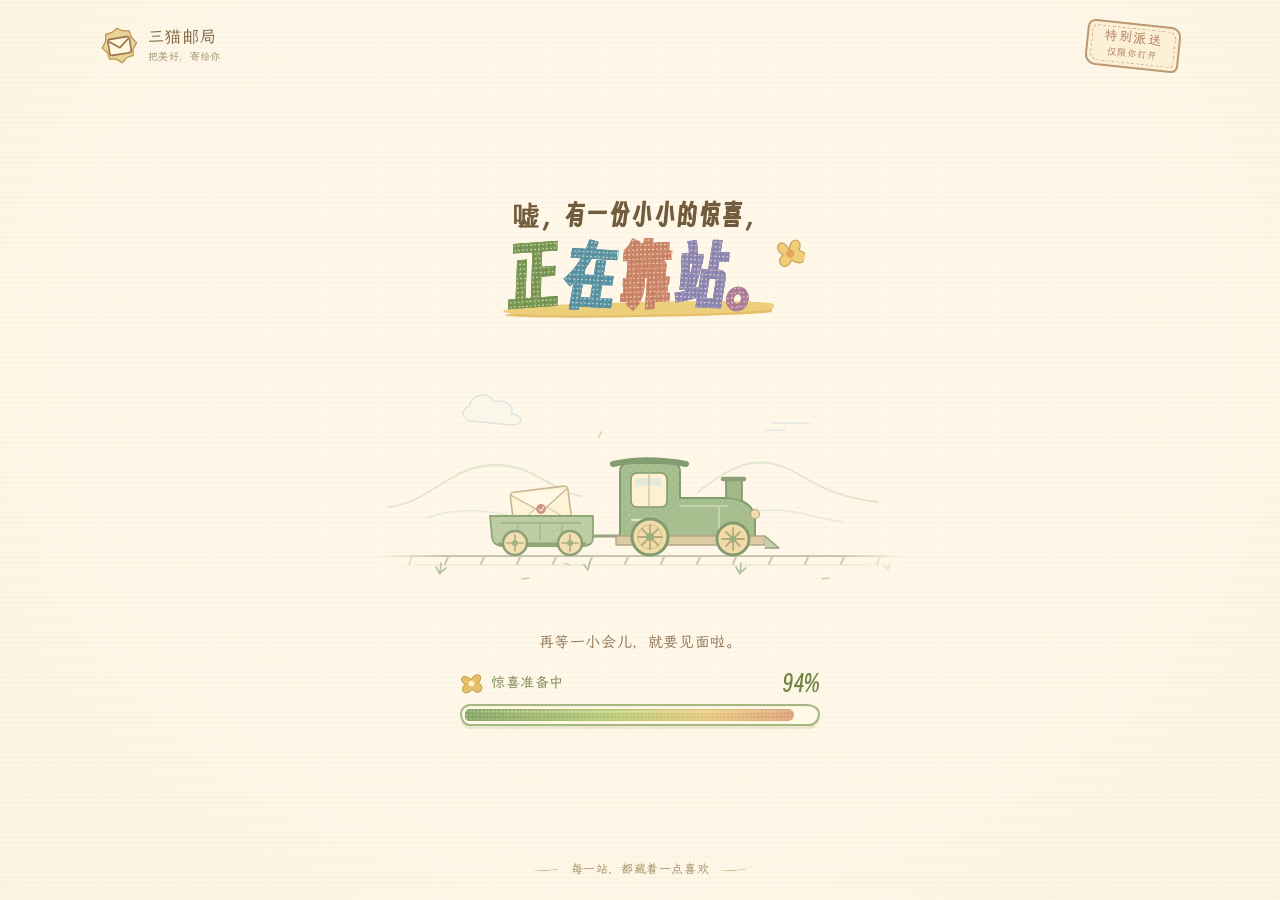
<file: index.html>
<!doctype html>
<html lang="zh-CN">
  <head>
    <meta name="robots" content="noindex, nofollow, noimageindex" />
    <meta charset="UTF-8" />
    <meta name="viewport" content="width=device-width, initial-scale=1, viewport-fit=cover" />
    <meta name="theme-color" content="#f4f1e7" />
    <meta name="description" content="给湖山的25岁生日礼物：走过25格，拆开生日祝福。" />
    <title>湖山漫游记 · 湖山25岁生日快乐</title>
    <link rel="icon" type="image/svg+xml" href="data:image/svg+xml,%3Csvg xmlns='http://www.w3.org/2000/svg' viewBox='0 0 64 64'%3E%3Crect width='64' height='64' rx='16' fill='%23324837'/%3E%3Cpath d='M20 12v40m24-40v40M18 20h28M18 32h28M18 44h28' stroke='%23eee5cd' stroke-width='5'/%3E%3C/svg%3E" />
    <script type="module" crossorigin src="./assets/index-Bp2ChC1M.js"></script>
    <link rel="modulepreload" crossorigin href="./assets/loading-screen-C4kupGKe.js">
    <link rel="stylesheet" crossorigin href="./assets/index-BgW6Qpv7.css">
  </head>
  <body>
    <div id="boot-loader" aria-labelledby="boot-title">
      <div class="boot-loader__topline" aria-hidden="true">
        <span class="boot-loader__postmark"><svg viewBox="0 0 36 36" fill="none"><path d="m18 2 5 3 6 1 1 6 4 6-4 5-1 6-6 1-5 4-5-4-6-1-1-6-4-5 4-6 1-6 6-1Z" fill="#ead396" stroke="#bd975a" stroke-width="1.2" /><rect x="8" y="11" width="20" height="15" rx="2" fill="#fff7de" stroke="#96764d" stroke-width="1.5" /><path d="m9 13 9 7 9-7" stroke="#96764d" stroke-width="1.5" /></svg><span>三猫邮局<small>把美好，寄给你</small></span></span>
        <span class="boot-loader__edition">特别派送<small>仅限你打开</small></span>
      </div>

      <main class="boot-loader__content">
        <h1 id="boot-title" aria-label="嘘，有一份小小的惊喜，正在靠站。"><span class="boot-loader__title-lead" aria-hidden="true">嘘，有一份小小的惊喜，</span><span class="boot-loader__wordmark" aria-hidden="true"><i>正</i><i>在</i><i>靠</i><i>站</i><i>。</i><svg class="boot-loader__title-flower" viewBox="0 0 36 36" fill="none"><path d="M17 15C6-2-5 16 11 21 2 34 20 40 22 25c16 7 22-12 6-13C31-3 13-3 17 15Z" fill="#efce76" stroke="#c5a163" stroke-width="1.4" /><circle cx="19" cy="18" r="5" fill="#e8a664" /></svg></span></h1>
        <figure id="boot-illustration" class="boot-loader__illustration" aria-hidden="true">
          <svg class="boot-loader__scene" viewBox="0 0 600 280" fill="none" aria-hidden="true" focusable="false">
            <defs>
              <linearGradient id="boot-road-fade"><stop stop-color="white" stop-opacity="0" /><stop offset=".13" stop-color="white" /><stop offset=".87" stop-color="white" /><stop offset="1" stop-color="white" stop-opacity="0" /></linearGradient>
              <mask id="boot-road-mask"><rect x="34" y="217" width="532" height="33" fill="url(#boot-road-fade)" /></mask>
              <pattern id="boot-pencil-grain" width="8" height="9" patternUnits="userSpaceOnUse"><path d="m1 5 2-3m3 6 1-2" stroke="#fff9e9" stroke-opacity=".23" stroke-width=".8" /><circle cx="5" cy="2" r=".5" fill="#718759" fill-opacity=".18" /></pattern>
              <g id="boot-grass-repeat" stroke="#b4c3a0" stroke-width="1.7" stroke-linecap="round"><path d="m100 242-4-7m4 7 1-11m0 9 5-4m142 2-4-5m4 5 2-8" /><path d="m182 247 7-1" stroke="#d8c8a8" stroke-width="1.4" /></g>
            </defs>

            <g stroke-linecap="round" stroke-linejoin="round">
              <path d="M48 175c43-4 62-43 110-42 37 1 58 28 83 31m117-4c40-32 61-34 86-25 20 8 40 29 94 35" stroke="#ccd7bd" stroke-width="1.8" opacity=".55" />
              <path d="M86 186c63-20 84 7 143 3m172-7c49-11 68 4 102 8" stroke="#d5dfd7" stroke-width="1.5" opacity=".6" />
              <g class="boot-loader__cloud" fill="#f8f6e9" stroke="#c7d8db" stroke-width="1.3" opacity=".65"><path d="M132 89c-11 0-12-13-2-15 1-13 19-15 24-4 11-4 21 4 17 12 13 0 13 11 1 11Z" /></g>
              <g class="boot-loader__cloud boot-loader__cloud--two" stroke="#d3dddf" stroke-width="1.4" opacity=".65"><path d="M432 91h37m-44 7h20" /></g>

              <g mask="url(#boot-road-mask)">
                <path d="M34 224h532" stroke="#c5c6ab" stroke-width="2" />
                <path d="M34 233h532" stroke="#e4dcc8" stroke-width="1.2" />
                <g class="boot-loader__sleepers" stroke="#d5c7ab" stroke-width="2"><path d="m0 225-3 7m39-7-3 7m39-7-3 7m39-7-3 7m39-7-3 7m39-7-3 7m39-7-3 7m39-7-3 7m39-7-3 7m39-7-3 7m39-7-3 7m39-7-3 7m39-7-3 7m39-7-3 7m39-7-3 7m39-7-3 7m39-7-3 7m39-7-3 7" /></g>
                <g class="boot-loader__roadside"><use href="#boot-grass-repeat" /><use href="#boot-grass-repeat" x="300" /><use href="#boot-grass-repeat" x="600" /></g>
              </g>

              <g class="boot-loader__carriage">
                <path d="M249 204h31" stroke="#97a47f" stroke-width="3" />
                <g transform="rotate(-7 201 176)"><rect x="172" y="157" width="58" height="38" rx="4" fill="#fff3d7" stroke="#c7b795" stroke-width="1.6" /><path d="m174 192 22-17m32 17-22-17" stroke="#dbc9a7" stroke-width="1.2" /><path d="m173 160 24 17c3 2 5 2 8 0l24-17" fill="#fff8e4" stroke="#c7b795" stroke-width="1.3" /><circle cx="201" cy="177" r="5" fill="#cc9782" /><path d="m199 177 2 2 3-4" stroke="#fce6d6" stroke-width="1.1" /></g>
                <path d="M150 184h103v21c0 6-4 9-10 9h-80c-7 0-11-4-11-10Z" fill="#bccda3" stroke="#8fa576" stroke-width="1.8" />
                <path d="M150 184h103v21c0 6-4 9-10 9h-80c-7 0-11-4-11-10Z" fill="url(#boot-pencil-grain)" />
                <path d="M161 191h80m-63 2v14m22-14v14m22-14v14" stroke="#9db38a" stroke-width="1.3" />
                <path d="M159 212h86" stroke="#93a578" stroke-width="3" />
              </g>

              <g class="boot-loader__engine">
                <path d="M280 205v-65c0-6 3-9 9-9h42c6 0 9 3 9 9v26h46c17 0 29 8 29 22v17Z" fill="#a6bd8e" stroke="#7f9a6c" stroke-width="1.9" />
                <path d="M280 205v-65c0-6 3-9 9-9h42c6 0 9 3 9 9v26h46c17 0 29 8 29 22v17Z" fill="url(#boot-pencil-grain)" />
                <path d="M273 132c22-5 46-5 73 0" stroke="#829d6f" stroke-width="6" />
                <rect x="291" y="141" width="36" height="34" rx="6" fill="#fff1cf" stroke="#839b6d" stroke-width="1.6" />
                <path d="M295 146h26v9c-8-2-18-2-26 1Z" fill="#d9e5df" opacity=".7" />
                <path d="M309 142v32" stroke="#bfcca6" stroke-width="1.4" />
                <path d="M386 165v-18h16v21" fill="#a3b789" stroke="#7f9a6c" stroke-width="1.7" />
                <path d="M383 147h21" stroke="#8d9f76" stroke-width="4.5" />
                <path d="M341 174h47m-9 0v24" stroke="#c6d4ae" stroke-width="2" />
                <path d="M292 188h13" stroke="#dce5c5" stroke-width="2.4" />
                <path d="M276 204h149v9H276Z" fill="#ddcba3" stroke="#b5a785" stroke-width="1.4" />
                <path d="m425 204 14 12h-14" fill="#c4cfad" stroke="#94a480" stroke-width="1.5" />
                <circle cx="415" cy="182" r="4.5" fill="#f0dbaa" stroke="#bba77e" stroke-width="1.2" />
              </g>

              <g transform="translate(175 211)"><g class="boot-loader__wheel boot-loader__wheel--small"><circle r="12" fill="#f2dfb4" stroke="#8d9f75" stroke-width="2.5" /><path d="M-8 0H8M0-8V8" stroke="#b8ae83" stroke-width="1.7" /><circle r="3" fill="#a2b387" /></g></g>
              <g transform="translate(230 211)"><g class="boot-loader__wheel boot-loader__wheel--small"><circle r="12" fill="#f2dfb4" stroke="#8d9f75" stroke-width="2.5" /><path d="M-8 0H8M0-8V8" stroke="#b8ae83" stroke-width="1.7" /><circle r="3" fill="#a2b387" /></g></g>
              <g transform="translate(310 205)"><g class="boot-loader__wheel"><circle r="18" fill="#f1dca7" stroke="#83996e" stroke-width="3" /><circle r="12" stroke="#d9c793" stroke-width="1.3" /><path d="M-12 0H12M0-12V12M-8-8 8 8M8-8-8 8" stroke="#b5aa7f" stroke-width="1.8" /><circle r="4" fill="#9caf7e" /></g></g>
              <g transform="translate(393 207)"><g class="boot-loader__wheel boot-loader__wheel--front"><circle r="16" fill="#f1dca7" stroke="#83996e" stroke-width="2.8" /><path d="M-11 0H11M0-11V11M-7-7 7 7M7-7-7 7" stroke="#b5aa7f" stroke-width="1.8" /><circle r="3.5" fill="#9caf7e" /></g></g>

              <g fill="#d9e1d9"><ellipse class="boot-loader__puff" cx="394" cy="137" rx="6" ry="4.5" /><ellipse class="boot-loader__puff boot-loader__puff--two" cx="394" cy="137" rx="6" ry="4.5" /><ellipse class="boot-loader__puff boot-loader__puff--three" cx="394" cy="137" rx="6" ry="4.5" /></g>
              <path d="m259 105 2-5m-32 133-4-2" stroke="#d8c797" stroke-width="1.8" opacity=".7" />
            </g>
          </svg>
        </figure>
        <p id="boot-caption">把一点点美好，悄悄装进行囊。</p>

        <div class="boot-loader__progress-wrap">
          <div class="boot-loader__progress-label"><span><svg viewBox="0 0 24 24" fill="none" aria-hidden="true"><path d="M12 8C4-2-2 8 6 12c-9 4-2 14 6 6 6 9 15 0 7-6 8-6 0-13-7-4Z" fill="#e7bf69" stroke="#c39a50" stroke-width="1" /><circle cx="12" cy="12" r="3" fill="#fff2cd" /></svg>惊喜准备中</span><span id="boot-percent" aria-hidden="true">1%</span></div>
          <div id="boot-progress" role="progressbar" aria-label="惊喜准备进度" aria-valuemin="1" aria-valuemax="100" aria-valuenow="1"><span id="boot-fill" style="transform: scaleX(.01)"></span></div>
        </div>
        <div class="boot-loader__actions"><button id="boot-retry" type="button" hidden>再试一次</button><button id="boot-continue" type="button" hidden>继续出发</button></div>
        <p id="boot-status" class="boot-loader__sr-only" aria-live="polite" aria-atomic="true">正在准备一份小小的惊喜。</p>
      </main>

      <p class="boot-loader__footnote" aria-hidden="true"><span></span> 每一站，都藏着一点喜欢 <span></span></p>
    </div>
    <div id="app" inert aria-hidden="true"></div>
    <noscript><style>#boot-loader{display:none}</style>请开启浏览器的 JavaScript，和 子涵 一起让三猫专列出发。</noscript>
  </body>
</html>
</file>
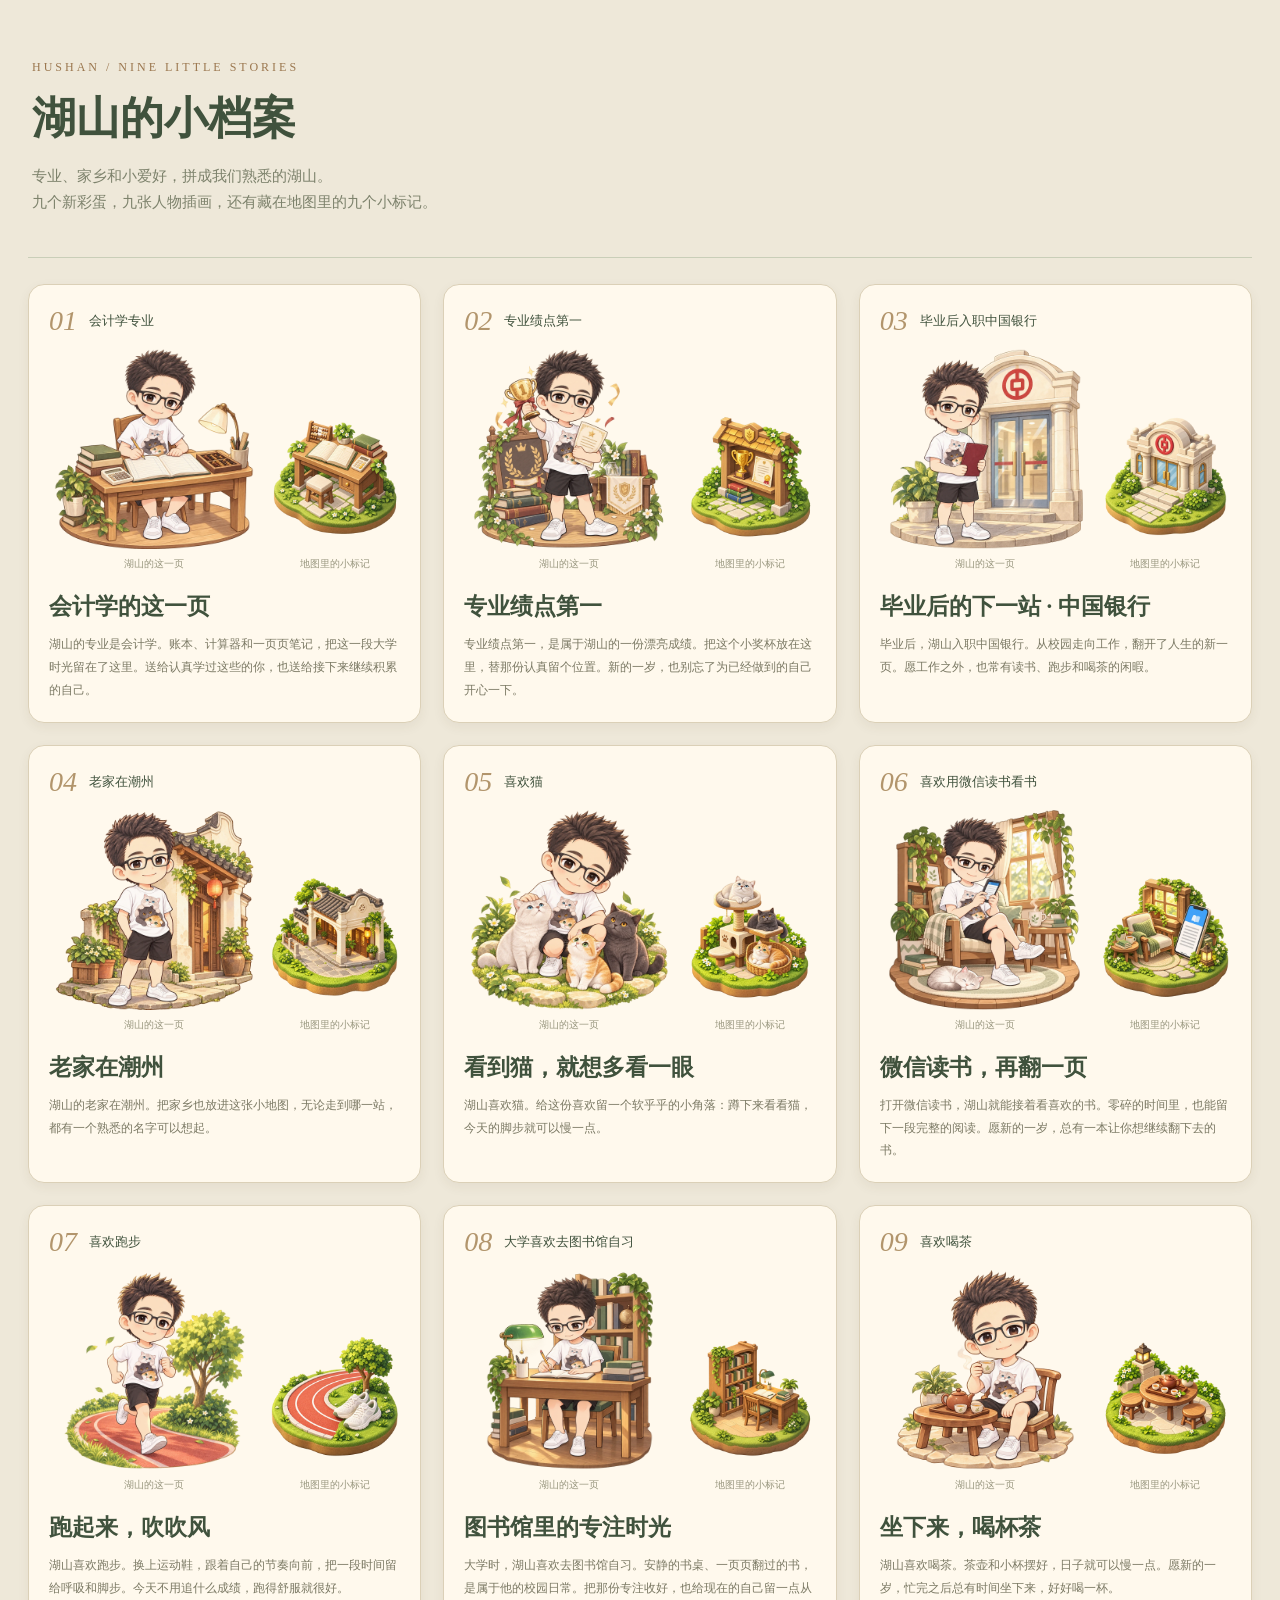
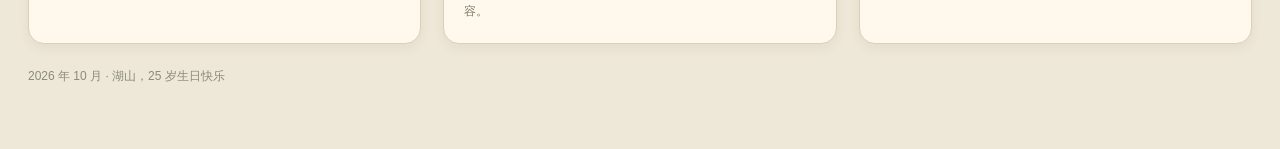
<file: personal-eggs.html>
<!doctype html><html lang="zh-CN"><meta charset="utf-8"><meta name="robots" content="noindex, nofollow, noimageindex" /><meta name="viewport" content="width=device-width,initial-scale=1"><title>湖山的小档案 · 九个新彩蛋</title><style>*{box-sizing:border-box}body{margin:0;background:#eee8d9;color:#40523d;font-family:"PingFang SC",sans-serif}main{max-width:1320px;margin:40px auto;padding:0 28px}header{padding:20px 4px 28px;border-bottom:1px solid #c9ceb8;margin-bottom:26px}.eyebrow{font:12px Georgia;letter-spacing:3px;color:#9b774f}h1{font-family:"STKaiti",serif;font-size:44px;margin:14px 0}header p{color:#7d826c;font-size:15px;line-height:1.7}section{display:grid;grid-template-columns:repeat(3,minmax(0,1fr));gap:22px}article{background:#fff9ed;border:1px solid #dbd0b7;border-radius:16px;padding:20px;box-shadow:0 4px 12px #4a3c2610}.card-top{display:flex;gap:12px;align-items:center}.card-top span{font:italic 28px Georgia;color:#b2956c}.card-top p{font-size:13px;line-height:1.5;margin:0}.art-pair{display:grid;grid-template-columns:1.6fr 1fr;align-items:end;gap:10px;margin:12px 0 20px}figure{margin:0;text-align:center;min-width:0}img{display:block;width:100%;height:200px;object-fit:contain}.marker img{height:145px}figcaption{font-size:10px;color:#98967e;margin-top:8px}h2{font-family:"STKaiti",serif;font-size:23px;line-height:1.4;margin:0 0 10px}.story{font-size:12px;line-height:1.9;margin:0;color:#7b7964}footer{padding:24px 0;color:#8a8c76;font-size:12px}@media(max-width:900px){section{grid-template-columns:repeat(2,minmax(0,1fr))}}@media(max-width:560px){main{padding:0 18px;margin:20px auto}section{grid-template-columns:1fr}h1{font-size:36px}}@media print{main{margin:0}article{break-inside:avoid}}</style><main><header><div class="eyebrow">HUSHAN / NINE LITTLE STORIES</div><h1>湖山的小档案</h1><p>专业、家乡和小爱好，拼成我们熟悉的湖山。<br>九个新彩蛋，九张人物插画，还有藏在地图里的九个小标记。</p></header><section><article><div class="card-top"><span>01</span><p>会计学专业</p></div><div class="art-pair"><figure><img src="./assets/personal/events/accounting.webp" alt="湖山的会计学专业人物插画"><figcaption>湖山的这一页</figcaption></figure><figure class="marker"><img src="./assets/personal/map/accounting.webp" alt="会计学专业地图标记"><figcaption>地图里的小标记</figcaption></figure></div><h2>会计学的这一页</h2><p class="story">湖山的专业是会计学。账本、计算器和一页页笔记，把这一段大学时光留在了这里。送给认真学过这些的你，也送给接下来继续积累的自己。</p></article><article><div class="card-top"><span>02</span><p>专业绩点第一</p></div><div class="art-pair"><figure><img src="./assets/personal/events/top-gpa.webp" alt="湖山的专业绩点第一人物插画"><figcaption>湖山的这一页</figcaption></figure><figure class="marker"><img src="./assets/personal/map/top-gpa.webp" alt="专业绩点第一地图标记"><figcaption>地图里的小标记</figcaption></figure></div><h2>专业绩点第一</h2><p class="story">专业绩点第一，是属于湖山的一份漂亮成绩。把这个小奖杯放在这里，替那份认真留个位置。新的一岁，也别忘了为已经做到的自己开心一下。</p></article><article><div class="card-top"><span>03</span><p>毕业后入职中国银行</p></div><div class="art-pair"><figure><img src="./assets/personal/events/bank-of-china.webp" alt="湖山的毕业后入职中国银行人物插画"><figcaption>湖山的这一页</figcaption></figure><figure class="marker"><img src="./assets/personal/map/bank-of-china.webp" alt="毕业后入职中国银行地图标记"><figcaption>地图里的小标记</figcaption></figure></div><h2>毕业后的下一站 · 中国银行</h2><p class="story">毕业后，湖山入职中国银行。从校园走向工作，翻开了人生的新一页。愿工作之外，也常有读书、跑步和喝茶的闲暇。</p></article><article><div class="card-top"><span>04</span><p>老家在潮州</p></div><div class="art-pair"><figure><img src="./assets/personal/events/chaozhou.webp" alt="湖山的老家在潮州人物插画"><figcaption>湖山的这一页</figcaption></figure><figure class="marker"><img src="./assets/personal/map/chaozhou.webp" alt="老家在潮州地图标记"><figcaption>地图里的小标记</figcaption></figure></div><h2>老家在潮州</h2><p class="story">湖山的老家在潮州。把家乡也放进这张小地图，无论走到哪一站，都有一个熟悉的名字可以想起。</p></article><article><div class="card-top"><span>05</span><p>喜欢猫</p></div><div class="art-pair"><figure><img src="./assets/personal/events/cats.webp" alt="湖山的喜欢猫人物插画"><figcaption>湖山的这一页</figcaption></figure><figure class="marker"><img src="./assets/personal/map/cats.webp" alt="喜欢猫地图标记"><figcaption>地图里的小标记</figcaption></figure></div><h2>看到猫，就想多看一眼</h2><p class="story">湖山喜欢猫。给这份喜欢留一个软乎乎的小角落：蹲下来看看猫，今天的脚步就可以慢一点。</p></article><article><div class="card-top"><span>06</span><p>喜欢用微信读书看书</p></div><div class="art-pair"><figure><img src="./assets/personal/events/weread.webp" alt="湖山的喜欢用微信读书看书人物插画"><figcaption>湖山的这一页</figcaption></figure><figure class="marker"><img src="./assets/personal/map/weread.webp" alt="喜欢用微信读书看书地图标记"><figcaption>地图里的小标记</figcaption></figure></div><h2>微信读书，再翻一页</h2><p class="story">打开微信读书，湖山就能接着看喜欢的书。零碎的时间里，也能留下一段完整的阅读。愿新的一岁，总有一本让你想继续翻下去的书。</p></article><article><div class="card-top"><span>07</span><p>喜欢跑步</p></div><div class="art-pair"><figure><img src="./assets/personal/events/running.webp" alt="湖山的喜欢跑步人物插画"><figcaption>湖山的这一页</figcaption></figure><figure class="marker"><img src="./assets/personal/map/running.webp" alt="喜欢跑步地图标记"><figcaption>地图里的小标记</figcaption></figure></div><h2>跑起来，吹吹风</h2><p class="story">湖山喜欢跑步。换上运动鞋，跟着自己的节奏向前，把一段时间留给呼吸和脚步。今天不用追什么成绩，跑得舒服就很好。</p></article><article><div class="card-top"><span>08</span><p>大学喜欢去图书馆自习</p></div><div class="art-pair"><figure><img src="./assets/personal/events/library-study.webp" alt="湖山的大学喜欢去图书馆自习人物插画"><figcaption>湖山的这一页</figcaption></figure><figure class="marker"><img src="./assets/personal/map/library-study.webp" alt="大学喜欢去图书馆自习地图标记"><figcaption>地图里的小标记</figcaption></figure></div><h2>图书馆里的专注时光</h2><p class="story">大学时，湖山喜欢去图书馆自习。安静的书桌、一页页翻过的书，是属于他的校园日常。把那份专注收好，也给现在的自己留一点从容。</p></article><article><div class="card-top"><span>09</span><p>喜欢喝茶</p></div><div class="art-pair"><figure><img src="./assets/personal/events/tea.webp" alt="湖山的喜欢喝茶人物插画"><figcaption>湖山的这一页</figcaption></figure><figure class="marker"><img src="./assets/personal/map/tea.webp" alt="喜欢喝茶地图标记"><figcaption>地图里的小标记</figcaption></figure></div><h2>坐下来，喝杯茶</h2><p class="story">湖山喜欢喝茶。茶壶和小杯摆好，日子就可以慢一点。愿新的一岁，忙完之后总有时间坐下来，好好喝一杯。</p></article></section><footer>2026 年 10 月 · 湖山，25 岁生日快乐</footer></main></html>
</file>
<file: assets/index-BgW6Qpv7.css>
#boot-loader{position:fixed;inset:0;z-index:10000;display:flex;flex-direction:column;min-width:0;overflow:auto;isolation:isolate;color:#6b583d;background-color:#fff8e9;background-image:radial-gradient(ellipse at 50% 40%,#fffaf100 40%,#dcc79d18),radial-gradient(#a5895914 .65px,transparent .85px),radial-gradient(#fffdf685 .7px,transparent .9px);background-size:100% 100%,4px 5px,7px 6px;background-position:center,0 0,2px 3px;font-family:var(--font-hand, "Kaiti SC"),STKaiti,KaiTi,"PingFang SC",serif;font-weight:400;-webkit-font-smoothing:antialiased;opacity:1;transition:opacity .22s var(--ease-out, cubic-bezier(.23, 1, .32, 1))}#boot-loader,#boot-loader *{box-sizing:border-box}#boot-loader.is-leaving{opacity:0;pointer-events:none}#boot-loader[hidden],#boot-loader [hidden]{display:none!important}.boot-loader__topline{position:relative;z-index:2;display:flex;align-items:center;justify-content:space-between;flex:0 0 auto;width:min(100%,1160px);margin:0 auto;padding:max(23px,env(safe-area-inset-top)) 40px 0}.boot-loader__postmark{display:inline-flex;align-items:center;gap:9px;color:#806442;font-size:16px;font-weight:600;letter-spacing:.09em}.boot-loader__postmark>svg{width:39px;height:39px;transform:rotate(-9deg)}.boot-loader__postmark small{display:block;margin-top:2px;color:#a08b68;font-size:10px;line-height:1.4;font-weight:400;letter-spacing:.04em}.boot-loader__edition{position:relative;min-width:94px;padding:5px 15px 6px;border:2px solid #bb9871;border-radius:8px 10px 7px 11px;color:#ad7a5d;background:#fbefd5;font-size:13px;line-height:1.3;font-weight:700;letter-spacing:.13em;text-align:center;transform:rotate(6deg)}.boot-loader__edition:before{content:"";position:absolute;inset:3px;border:1px dashed #cfb18b;border-radius:5px 7px 4px 8px}.boot-loader__edition small{display:block;margin-top:2px;font-size:9px;font-weight:400;letter-spacing:.1em}.boot-loader__content{position:relative;z-index:1;display:flex;flex:1 0 auto;flex-direction:column;align-items:center;justify-content:center;width:100%;max-width:760px;margin:0 auto;padding:13px 24px 18px;text-align:center}#boot-title{position:relative;z-index:1;flex:0 0 auto;margin:0;font-family:var(--font-display, "Kaiti SC"),STKaiti,KaiTi,"PingFang SC",serif;font-synthesis:weight;font-weight:800;text-wrap:balance}.boot-loader__title-lead{display:block;color:#725c3e;font-size:26px;line-height:1.35;letter-spacing:.06em}.boot-loader__wordmark{position:relative;display:inline-flex;align-items:baseline;isolation:isolate;margin-top:5px;font-size:clamp(59px,5.4vw,78px);line-height:1.15;letter-spacing:.02em;white-space:nowrap}.boot-loader__wordmark:after{content:"";position:absolute;left:0;right:1%;bottom:2px;z-index:-1;height:13px;border-radius:65% 40% 48% 53%;background:#edce7a;box-shadow:0 4px 0 -2px #e5be68;transform:rotate(-.9deg)}.boot-loader__wordmark i{--pencil: #73934e;position:relative;display:block;color:var(--pencil);font-style:normal;font-weight:900;transform:rotate(-4deg)}.boot-loader__wordmark i:nth-child(2){--pencil: #548fa0;transform:translateY(2px) rotate(3deg)}.boot-loader__wordmark i:nth-child(3){--pencil: #c88063;transform:rotate(-2deg)}.boot-loader__wordmark i:nth-child(4){--pencil: #8a83af;transform:translateY(1px) rotate(3deg)}.boot-loader__wordmark i:nth-child(5){--pencil: #ab7895;margin-left:-.12em;transform:rotate(-5deg)}@supports (background-clip: text) or (-webkit-background-clip: text){.boot-loader__wordmark i{background-color:var(--pencil);background-image:radial-gradient(#fff7dfab .65px,transparent 1px),repeating-linear-gradient(105deg,transparent 0 4px,#fff8e833 4px 4.8px,transparent 4.8px 7px);background-size:4px 4.7px,100% 100%;background-clip:text;-webkit-background-clip:text;color:transparent;-webkit-text-stroke:.6px var(--pencil)}}.boot-loader__title-flower{position:absolute;top:0;right:-28px;width:31px;height:31px;transform:rotate(12deg)}.boot-loader__illustration{position:relative;flex:0 0 auto;width:min(100%,600px);aspect-ratio:15 / 7;margin:15px 0 18px;overflow:hidden}.boot-loader__scene{position:absolute;inset:0;display:block;width:100%;height:100%;margin:0;overflow:hidden}#boot-caption{flex:0 0 auto;min-height:24px;max-width:100%;margin:0;color:#8c7050;font-size:15px;line-height:1.6;font-weight:600;letter-spacing:.04em;text-wrap:balance}.boot-loader__progress-wrap{flex:0 0 auto;width:min(100%,360px);margin-top:15px}.boot-loader__progress-label{display:flex;justify-content:space-between;align-items:center;gap:12px;margin-bottom:7px;color:#78834d;font-size:14px;line-height:1.4;font-weight:600;letter-spacing:.04em}.boot-loader__progress-label>span:first-child{display:inline-flex;align-items:center;gap:8px}.boot-loader__progress-label svg{width:23px;height:23px;transform:rotate(-7deg)}#boot-percent{min-width:4ch;color:#738646;font:700 23px/1.2 var(--font-display, "Kaiti SC"),STKaiti,KaiTi,"PingFang SC",serif;font-variant-numeric:tabular-nums;text-align:right;letter-spacing:.01em}#boot-progress{position:relative;height:22px;padding:3px;overflow:hidden;border:2px solid #a7b783;border-radius:16px 20px 17px 15px/15px 15px 19px 19px;background:#fff9e6;box-shadow:0 3px #c5c99d55,inset 0 1px 2px #a1a36618}#boot-fill{position:relative;display:block;width:100%;height:100%;border-radius:10px 12px 13px 9px;background-color:#a4bc72;background-image:radial-gradient(#fff9d957 .6px,transparent 1px),linear-gradient(95deg,#89a768 4%,#b6c976 44%,#e5c67b 74%,#dca17b);background-size:4px 4px,100% 100%;transform-origin:left center;transition:transform .12s linear}#boot-fill:after{content:"";position:absolute;left:7px;right:7px;top:2px;height:2px;background:#fffce24d;border-radius:50%}.boot-loader__actions{display:flex;flex-wrap:wrap;justify-content:center;gap:12px}.boot-loader__actions button{min-width:116px;min-height:44px;margin-top:16px;padding:9px 22px;border:1.5px solid #a2b078;border-radius:16px 20px 15px 17px;color:#617447;background:#e8edcd;box-shadow:0 3px #b6bf9070;font:600 15px/1.5 var(--font-hand, "Kaiti SC"),STKaiti,KaiTi,"PingFang SC",serif;cursor:pointer;touch-action:manipulation;-webkit-tap-highlight-color:transparent;transition:transform .14s var(--ease-out, cubic-bezier(.23, 1, .32, 1)),background-color .14s ease}.boot-loader__actions button:active{transform:scale(.97)}.boot-loader__actions button:focus-visible{outline:3px solid #a98d60;outline-offset:4px}#boot-continue{color:#947450;border-color:#cfb281;background:#f6e5ba}.boot-loader__footnote{position:relative;z-index:1;display:flex;align-items:center;justify-content:center;flex:0 0 auto;gap:12px;margin:0;padding:0 20px max(22px,env(safe-area-inset-bottom));color:#a38c66;font-size:12px;line-height:1.5;letter-spacing:.05em}.boot-loader__footnote span{width:25px;height:3px;border-bottom:1px solid #c5b181;border-radius:50%;transform:rotate(-4deg)}.boot-loader__sr-only{position:absolute;width:1px;height:1px;padding:0;margin:-1px;overflow:hidden;clip-path:inset(50%);white-space:nowrap;border:0}.boot-loader__wheel{transform-box:fill-box;transform-origin:50% 50%;animation:boot-wheel-turn 2.8s linear infinite}.boot-loader__wheel--small{animation-duration:1.9s}.boot-loader__wheel--front{animation-duration:2.5s}.boot-loader__engine{animation:boot-car-bob 1.1s var(--ease-in-out, cubic-bezier(.77, 0, .175, 1)) infinite}.boot-loader__carriage{animation:boot-car-bob 1.1s -.55s var(--ease-in-out, cubic-bezier(.77, 0, .175, 1)) infinite}.boot-loader__sleepers{animation:boot-track-pass .9s linear infinite}.boot-loader__roadside{animation:boot-roadside-pass 7.5s linear infinite}.boot-loader__cloud{animation:boot-cloud-drift 7.8s var(--ease-in-out, cubic-bezier(.77, 0, .175, 1)) infinite alternate}.boot-loader__cloud--two{animation-duration:9.6s;animation-delay:-4.3s}.boot-loader__puff{opacity:0;transform-box:fill-box;transform-origin:center;animation:boot-steam-drift 2.7s linear infinite}.boot-loader__puff--two{animation-delay:-.9s}.boot-loader__puff--three{animation-delay:-1.8s}#boot-loader.is-error .boot-loader__scene *,#boot-loader[hidden] .boot-loader__scene *{animation-play-state:paused}@keyframes boot-wheel-turn{0%{transform:rotate(0)}to{transform:rotate(360deg)}}@keyframes boot-car-bob{0%,to{transform:translateY(0)}50%{transform:translateY(-2.5px)}}@keyframes boot-track-pass{0%{transform:translate(0)}to{transform:translate(-36px)}}@keyframes boot-roadside-pass{0%{transform:translate(0)}to{transform:translate(-300px)}}@keyframes boot-cloud-drift{0%{transform:translate(0)}to{transform:translate(-8px)}}@keyframes boot-steam-drift{0%{transform:translate(0) scale(.85);opacity:0}18%{opacity:.55}65%{opacity:.28}to{transform:translate(-38px,-31px) scale(1.5);opacity:0}}@media(hover:hover)and (pointer:fine){.boot-loader__actions button:hover{background-color:#dfe7bc}#boot-continue:hover{background-color:#f3dda7}}@media(max-width:600px){.boot-loader__topline{padding:max(20px,env(safe-area-inset-top)) 24px 0}.boot-loader__postmark{gap:7px;font-size:14px}.boot-loader__postmark>svg{width:34px;height:34px}.boot-loader__postmark small{font-size:9px}.boot-loader__edition{min-width:84px;padding:5px 10px;font-size:12px}.boot-loader__edition small{font-size:8px}.boot-loader__content{padding:22px 24px 24px}.boot-loader__title-lead{font-size:clamp(18px,5.2vw,23px);line-height:1.4;letter-spacing:.025em}.boot-loader__wordmark{margin-top:6px;font-size:clamp(51px,16vw,72px);line-height:1.2;letter-spacing:0}.boot-loader__wordmark:after{bottom:6px;height:10px}.boot-loader__title-flower{right:-14px;top:-5px;width:24px;height:24px}.boot-loader__illustration{width:calc(100% + 44px);height:240px;aspect-ratio:auto;max-width:none;margin:18px -22px 13px}.boot-loader__scene{left:50%;width:520px;max-width:none;transform:translate(-50%)}#boot-caption{max-width:310px;font-size:14px;line-height:1.6}.boot-loader__progress-wrap{width:min(100%,300px);margin-top:22px}.boot-loader__progress-label{font-size:13px}#boot-percent{font-size:23px}#boot-progress{height:21px}.boot-loader__footnote{padding-bottom:max(23px,env(safe-area-inset-bottom));font-size:11px}}@media(min-width:601px)and (max-height:800px){.boot-loader__topline{padding-top:max(10px,env(safe-area-inset-top))}.boot-loader__postmark>svg{width:28px;height:28px}.boot-loader__postmark{font-size:13px}.boot-loader__postmark small{display:none}.boot-loader__edition{padding:3px 12px;font-size:11px}.boot-loader__edition small{font-size:8px}.boot-loader__content{padding:0 24px 6px}.boot-loader__title-lead{font-size:20px;line-height:1.3}.boot-loader__wordmark{margin-top:4px;font-size:54px;line-height:1.12}.boot-loader__wordmark:after{height:9px}.boot-loader__title-flower{width:25px;height:25px;right:-25px}.boot-loader__illustration{width:min(100%,600px);margin-top:17px;margin-bottom:16px}#boot-caption{min-height:19px;font-size:12px;line-height:1.6}.boot-loader__progress-wrap{margin-top:6px}.boot-loader__progress-label{margin-bottom:4px;font-size:12px}.boot-loader__progress-label svg{width:20px;height:20px}#boot-percent{font-size:20px}#boot-progress{height:20px}.boot-loader__footnote{padding-bottom:max(10px,env(safe-area-inset-bottom));font-size:10px;line-height:1.4}}@media(max-width:600px)and (max-height:700px){.boot-loader__topline{padding:max(12px,env(safe-area-inset-top)) 19px 0}.boot-loader__postmark>svg{width:29px;height:29px}.boot-loader__postmark{font-size:13px}.boot-loader__postmark small{font-size:8px}.boot-loader__edition{padding:3px 9px;font-size:10px}.boot-loader__edition small{font-size:8px}.boot-loader__content{padding:9px 21px 12px}.boot-loader__title-lead{font-size:18px;line-height:1.3}.boot-loader__wordmark{margin-top:4px;font-size:clamp(50px,16vw,60px);line-height:1.12}.boot-loader__wordmark:after{height:8px;bottom:2px}.boot-loader__illustration{width:calc(100% + 36px);height:205px;margin:10px -18px 8px}.boot-loader__scene{width:470px}#boot-caption{min-height:21px;font-size:12px;line-height:1.7}.boot-loader__progress-wrap{margin-top:12px}.boot-loader__progress-label{font-size:12px;margin-bottom:5px}.boot-loader__progress-label svg{width:20px;height:20px}#boot-percent{font-size:21px}#boot-progress{height:20px}.boot-loader__footnote{padding-bottom:max(13px,env(safe-area-inset-bottom));font-size:10px}}@media(prefers-reduced-motion:reduce){.boot-loader__scene *{animation:none}.boot-loader__puff{opacity:0}.boot-loader__puff:first-child{opacity:.35;transform:translate(-5px,-5px)}#boot-fill{transition:none}.boot-loader__actions button{transition:background-color .14s ease}.boot-loader__actions button:active{transform:none}#boot-loader{transition-duration:.14s}}
</file>
